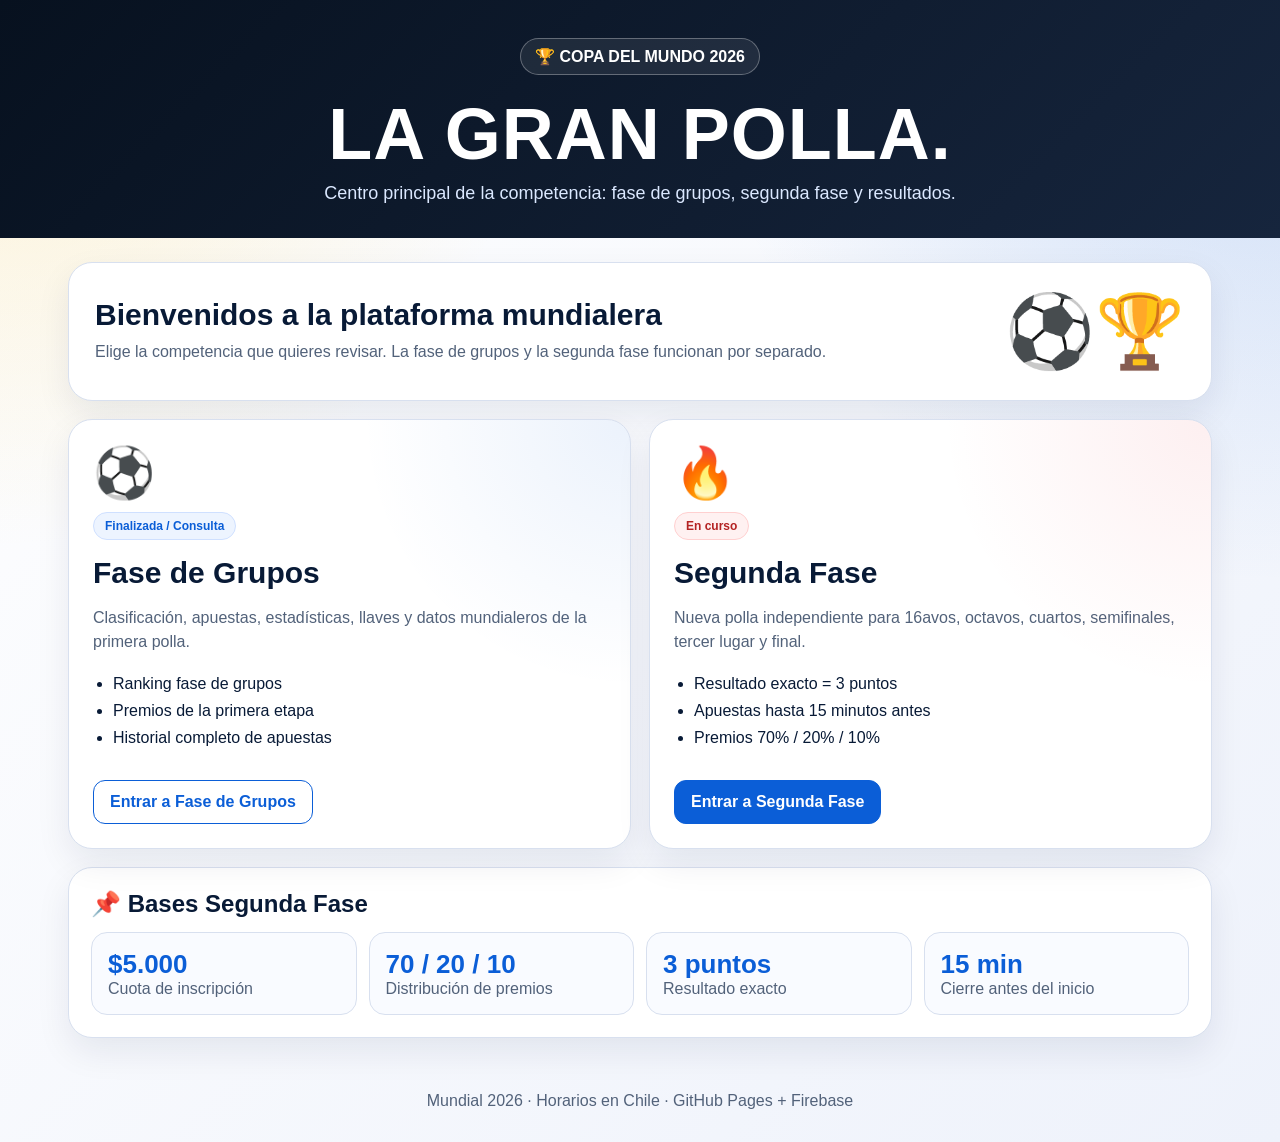
<file: index.html>
<!doctype html>
<html lang="es">
<head>
  <meta charset="utf-8"/>
  <meta name="viewport" content="width=device-width,initial-scale=1"/>
  <title>La Polla Mundial 2026</title>
  <link rel="stylesheet" href="styles.css"/>
</head>
<body>
  <header class="hubHeader">
    <div class="hubBadge">🏆 COPA DEL MUNDO 2026</div>
    <h1>LA GRAN POLLA.</h1>
    <p>Centro principal de la competencia: fase de grupos, segunda fase y resultados.</p>
  </header>

  <main class="hubMain">
    <section class="heroPanel">
      <div>
        <h2>Bienvenidos a la plataforma mundialera</h2>
        <p>
          Elige la competencia que quieres revisar. La fase de grupos y la segunda fase funcionan por separado.
        </p>
      </div>
      <div class="trophyBig">⚽🏆</div>
    </section>

    <section class="phaseGrid">
      <article class="phaseCard groupsCard">
        <div class="phaseIcon">⚽</div>
        <div class="statusPill finished">Finalizada / Consulta</div>
        <h2>Fase de Grupos</h2>
        <p>Clasificación, apuestas, estadísticas, llaves y datos mundialeros de la primera polla.</p>
        <ul>
          <li>Ranking fase de grupos</li>
          <li>Premios de la primera etapa</li>
          <li>Historial completo de apuestas</li>
        </ul>
        <a class="phaseButton" href="./grupos/">Entrar a Fase de Grupos</a>
      </article>

      <article class="phaseCard knockoutCard">
        <div class="phaseIcon">🔥</div>
        <div class="statusPill live">En curso</div>
        <h2>Segunda Fase</h2>
        <p>Nueva polla independiente para 16avos, octavos, cuartos, semifinales, tercer lugar y final.</p>
        <ul>
          <li>Resultado exacto = 3 puntos</li>
          <li>Apuestas hasta 15 minutos antes</li>
          <li>Premios 70% / 20% / 10%</li>
        </ul>
        <a class="phaseButton primary" href="./segunda-fase/">Entrar a Segunda Fase</a>
      </article>
    </section>

    <section class="rulesPanel">
      <h2>📌 Bases Segunda Fase</h2>
      <div class="rulesGrid">
        <div><strong>$5.000</strong><span>Cuota de inscripción</span></div>
        <div><strong>70 / 20 / 10</strong><span>Distribución de premios</span></div>
        <div><strong>3 puntos</strong><span>Resultado exacto</span></div>
        <div><strong>15 min</strong><span>Cierre antes del inicio</span></div>
      </div>
    </section>
  </main>

  <footer>
    Mundial 2026 · Horarios en Chile · GitHub Pages + Firebase
  </footer>
</body>
</html>
</file>
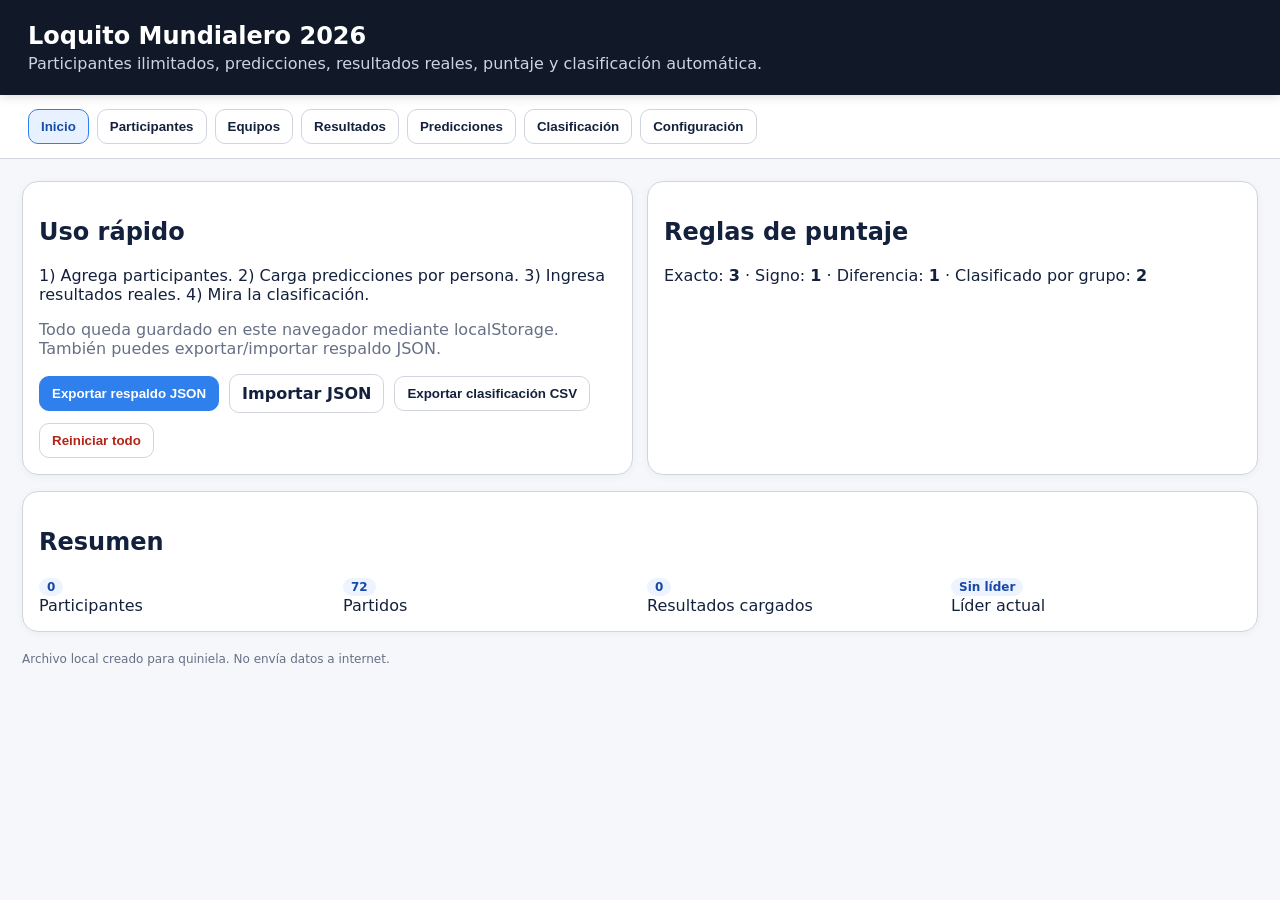
<file: quiniela_mundial_2026.html>
<!doctype html>
<html lang="es"><head><meta charset="utf-8"><meta name="viewport" content="width=device-width, initial-scale=1">
<title>Quiniela Mundial 2026</title>
<style>
:root{--bg:#f6f7fb;--card:#fff;--ink:#14213d;--muted:#667085;--line:#d0d5dd;--accent:#2f80ed;--ok:#09845a;--bad:#b42318}*{box-sizing:border-box}body{margin:0;font-family:system-ui,-apple-system,Segoe UI,Roboto,Arial,sans-serif;background:var(--bg);color:var(--ink)}header{padding:22px 28px;background:#111827;color:white;position:sticky;top:0;z-index:5;box-shadow:0 2px 10px #0002}h1{margin:0;font-size:24px}.sub{color:#cbd5e1;margin-top:4px}nav{display:flex;gap:8px;flex-wrap:wrap;padding:14px 28px;background:white;border-bottom:1px solid var(--line);position:sticky;top:78px;z-index:4}button,.btn{border:1px solid var(--line);background:white;border-radius:10px;padding:9px 12px;cursor:pointer;font-weight:650;color:var(--ink)}button:hover,.btn:hover{border-color:var(--accent)}button.primary{background:var(--accent);color:white;border-color:var(--accent)}button.danger{color:var(--bad)}button.active{background:#e8f1ff;border-color:var(--accent);color:#174ea6}main{padding:22px;max-width:1400px;margin:auto}.tab{display:none}.tab.active{display:block}.grid{display:grid;grid-template-columns:repeat(auto-fit,minmax(250px,1fr));gap:14px}.card{background:var(--card);border:1px solid var(--line);border-radius:16px;padding:16px;box-shadow:0 2px 8px #1018280a;margin-bottom:16px}.row{display:flex;gap:10px;align-items:center;flex-wrap:wrap}input,select{border:1px solid var(--line);border-radius:9px;padding:8px 9px;min-height:38px;background:white}input[type=number]{width:76px}.wide{width:100%;max-width:420px}table{border-collapse:collapse;width:100%;background:white}th,td{border-bottom:1px solid #eaecf0;padding:8px;text-align:left;vertical-align:middle}th{background:#f9fafb;color:#344054}.tablewrap{overflow:auto;max-height:70vh;border:1px solid var(--line);border-radius:12px}.pill{display:inline-block;border-radius:999px;background:#eef4ff;color:#1849a9;padding:2px 8px;font-size:12px;font-weight:700}.muted{color:var(--muted)}.ok{color:var(--ok);font-weight:700}.bad{color:var(--bad);font-weight:700}.score{display:flex;gap:4px;align-items:center}.score input{text-align:center;width:56px}.rank1{font-weight:800;color:#b7791f}.small{font-size:12px}.footer{font-size:12px;color:#667085;margin-top:20px}.hide{display:none!important}
#participantsTable th,#participantsTable td{position:static!important}
#participantsTable input{max-width:260px;width:100%}
</style></head><body>
<header><h1>Loquito Mundialero 2026</h1><div class="sub">Participantes ilimitados, predicciones, resultados reales, puntaje y clasificación automática.</div></header>
<nav id="nav"></nav><main>
<section id="inicio" class="tab active"><div class="grid"><div class="card"><h2>Uso rápido</h2><p>1) Agrega participantes. 2) Carga predicciones por persona. 3) Ingresa resultados reales. 4) Mira la clasificación.</p><p class="muted">Todo queda guardado en este navegador mediante localStorage. También puedes exportar/importar respaldo JSON.</p><div class="row"><button class="primary" onclick="exportJSON()">Exportar respaldo JSON</button><label class="btn">Importar JSON<input type="file" accept="application/json" onchange="importJSON(event)" hidden></label><button onclick="exportCSV()">Exportar clasificación CSV</button><button class="danger" onclick="resetAll()">Reiniciar todo</button></div></div><div class="card"><h2>Reglas de puntaje</h2><div id="rulesBox"></div></div></div><div class="card"><h2>Resumen</h2><div id="summary"></div></div></section>
<section id="participantes" class="tab"><div class="card"><h2>Participantes</h2><div class="row"><input id="newParticipant" class="wide" placeholder="Nombre participante"><button class="primary" onclick="addParticipant()">Agregar</button></div></div><div class="card tablewrap"><table id="participantsTable"></table></div></section>
<section id="equipos" class="tab"><div class="card"><h2>Equipos y grupos</h2><p class="muted">Puedes editar nombres o grupos. El fixture de fase de grupos se regenera desde esta tabla.</p><button onclick="generateGroupMatches()">Regenerar partidos de grupos</button></div><div class="card tablewrap"><table id="teamsTable"></table></div></section>
<section id="partidos" class="tab"><div class="card"><h2>Resultados reales</h2><p class="muted">Ingresa marcador real. La clasificación se recalcula sola.</p></div><div class="card tablewrap"><table id="matchesTable"></table></div></section>
<section id="predicciones" class="tab"><div class="card"><h2>Predicciones</h2><div class="row"><label>Participante <select id="predParticipant" onchange="renderPredictions()"></select></label><button onclick="copyPredictionsFromFirstEmpty()">Rellenar vacíos con 0-0</button></div></div><div class="card tablewrap"><table id="predictionsTable"></table></div></section>
<section id="clasificacion" class="tab"><div class="card"><h2>Clasificación</h2><p class="muted">Puntaje por marcador exacto, signo 1X2 y diferencia de goles. Puedes cambiar reglas en Configuración.</p></div><div class="card tablewrap"><table id="rankingTable"></table></div></section>
<section id="config" class="tab"><div class="card"><h2>Configuración</h2><div class="grid"><label>Resultado exacto <input id="ptsExact" type="number"></label><label>Signo 1X2 correcto <input id="ptsSign" type="number"></label><label>Diferencia de goles correcta <input id="ptsDiff" type="number"></label><label>Equipo clasificado por grupo <input id="ptsQualified" type="number"></label></div><br><button class="primary" onclick="saveRules()">Guardar reglas</button></div><div class="card"><h2>Partidos manuales</h2><p class="muted">Útil para dieciseisavos, octavos, cuartos, semifinal, tercer lugar y final.</p><div class="row"><input id="mStage" placeholder="Fase" value="Dieciseisavos"><input id="mGroup" placeholder="Grupo/opcional"><input id="mHome" placeholder="Local"><input id="mAway" placeholder="Visitante"><button onclick="addManualMatch()">Agregar partido</button></div></div></section>
<div class="footer">Archivo local creado para quiniela. No envía datos a internet.</div></main>
<script>
const initialTeams = [[1,'México','A',1],[2,'Sudáfrica','A',2],[3,'Corea del Sur','A',3],[4,'República Checa','A',4],[5,'Canadá','B',1],[6,'Bosnia y Herzegovina','B',2],[7,'Catar','B',3],[8,'Suiza','B',4],[9,'Brasil','C',1],[10,'Marruecos','C',2],[11,'Haití','C',3],[12,'Escocia','C',4],[13,'Estados Unidos','D',1],[14,'Paraguay','D',2],[15,'Australia','D',3],[16,'Turquía','D',4],[17,'Alemania','E',1],[18,'Curazao','E',2],[19,'Costa de Marfil','E',3],[20,'Ecuador','E',4],[21,'Países Bajos','F',1],[22,'Japón','F',2],[23,'Suecia','F',3],[24,'Túnez','F',4],[25,'Bélgica','G',1],[26,'Egipto','G',2],[27,'Irán','G',3],[28,'Nueva Zelanda','G',4],[29,'España','H',1],[30,'Cabo Verde','H',2],[31,'Arabia Saudita','H',3],[32,'Uruguay','H',4],[33,'Francia','I',1],[34,'Senegal','I',2],[35,'Irak','I',3],[36,'Noruega','I',4],[37,'Argentina','J',1],[38,'Argelia','J',2],[39,'Austria','J',3],[40,'Jordania','J',4],[41,'Portugal','K',1],[42,'RD Congo','K',2],[43,'Uzbekistán','K',3],[44,'Colombia','K',4],[45,'Inglaterra','L',1],[46,'Croacia','L',2],[47,'Ghana','L',3],[48,'Panamá','L',4]].map(x=>({id:x[0],name:x[1],group:x[2],rank:x[3]}));
const defaultRules={exact:3,sign:1,diff:1,qualified:2};
let state = JSON.parse(localStorage.getItem('quiniela2026')||'null') || {participants:[],teams:initialTeams,matches:[],predictions:{},rules:defaultRules};
if(!state.matches.length) generateGroupMatches(false);
const tabs=[['inicio','Inicio'],['participantes','Participantes'],['equipos','Equipos'],['partidos','Resultados'],['predicciones','Predicciones'],['clasificacion','Clasificación'],['config','Configuración']];
document.getElementById('nav').innerHTML=tabs.map(t=>`<button onclick="showTab('${t[0]}')" id="btn-${t[0]}">${t[1]}</button>`).join('');
function save(){localStorage.setItem('quiniela2026',JSON.stringify(state));renderAll()}
function showTab(id){document.querySelectorAll('.tab').forEach(x=>x.classList.remove('active'));document.getElementById(id).classList.add('active');document.querySelectorAll('nav button').forEach(x=>x.classList.remove('active'));document.getElementById('btn-'+id).classList.add('active');renderAll()} showTab('inicio');
function generateGroupMatches(doSave=true){let id=1, ms=[]; const groups=[...new Set(state.teams.map(t=>t.group))].sort(); groups.forEach(g=>{let ts=state.teams.filter(t=>t.group==g).sort((a,b)=>a.rank-b.rank); for(let i=0;i<ts.length;i++)for(let j=i+1;j<ts.length;j++) ms.push({id:id++,stage:'Grupos',group:g,home:ts[i].name,away:ts[j].name,gh:null,ga:null});}); state.matches=ms.concat((state.matches||[]).filter(m=>m.stage!='Grupos')); if(doSave)save();}
function addParticipant(){let n=document.getElementById('newParticipant').value.trim(); if(!n)return; state.participants.push({id:Date.now().toString(36),name:n}); document.getElementById('newParticipant').value=''; save();}
function delParticipant(id){if(confirm('¿Eliminar participante y sus predicciones?')){state.participants=state.participants.filter(p=>p.id!=id); delete state.predictions[id]; save();}}
function setPred(pid,mid,k,v){state.predictions[pid]=state.predictions[pid]||{}; state.predictions[pid][mid]=state.predictions[pid][mid]||{}; state.predictions[pid][mid][k]=v===''?null:+v; localStorage.setItem('quiniela2026',JSON.stringify(state)); renderRanking();}
function setResult(mid,k,v){let m=state.matches.find(x=>x.id==mid); m[k]=v===''?null:+v; save();}
function sign(h,a){if(h==null||a==null)return ''; return h>a?'1':h<a?'2':'X'}
function pointsFor(pred,m){if(!pred||pred.gh==null||pred.ga==null||m.gh==null||m.ga==null)return 0; let pts=0; if(pred.gh===m.gh && pred.ga===m.ga) pts+=state.rules.exact; if(sign(pred.gh,pred.ga)===sign(m.gh,m.ga)) pts+=state.rules.sign; if((pred.gh-pred.ga)===(m.gh-m.ga)) pts+=state.rules.diff; return pts;}
function totalPoints(pid){return state.matches.reduce((s,m)=>s+pointsFor((state.predictions[pid]||{})[m.id],m),0)}
function renderParticipants(){document.getElementById('participantsTable').innerHTML='<tr><th>#</th><th>Nombre</th><th>Predicciones</th><th></th></tr>'+state.participants.map((p,i)=>`<tr><td>${i+1}</td><td><input value="${esc(p.name)}" onchange="pName('${p.id}',this.value)"></td><td>${Object.keys(state.predictions[p.id]||{}).length}</td><td><button class="danger" onclick="delParticipant('${p.id}')">Eliminar</button></td></tr>`).join('')}
function pName(id,v){state.participants.find(p=>p.id==id).name=v;save()}
function renderTeams(){document.getElementById('teamsTable').innerHTML='<tr><th>#</th><th>Equipo</th><th>Grupo</th><th>Orden</th></tr>'+state.teams.map(t=>`<tr><td>${t.id}</td><td><input value="${esc(t.name)}" onchange="teamEdit(${t.id},'name',this.value)"></td><td><input value="${esc(t.group)}" onchange="teamEdit(${t.id},'group',this.value)"></td><td><input type="number" value="${t.rank}" onchange="teamEdit(${t.id},'rank',+this.value)"></td></tr>`).join('')}
function teamEdit(id,k,v){state.teams.find(t=>t.id==id)[k]=v;save()}
function renderMatches(){document.getElementById('matchesTable').innerHTML='<tr><th>ID</th><th>Fase</th><th>Grupo</th><th>Partido</th><th>Resultado real</th><th>Signo</th></tr>'+state.matches.map(m=>`<tr><td>${m.id}</td><td>${m.stage}</td><td>${m.group||''}</td><td>${m.home} vs ${m.away}</td><td><span class="score"><input type="number" value="${m.gh??''}" onchange="setResult(${m.id},'gh',this.value)"> - <input type="number" value="${m.ga??''}" onchange="setResult(${m.id},'ga',this.value)"></span></td><td>${sign(m.gh,m.ga)}</td></tr>`).join('')}
function renderPredSelect(){let s=document.getElementById('predParticipant'); let old=s.value; s.innerHTML=state.participants.map(p=>`<option value="${p.id}">${esc(p.name)}</option>`).join(''); if(state.participants.some(p=>p.id==old))s.value=old;}
function renderPredictions(){renderPredSelect(); let pid=document.getElementById('predParticipant').value; let preds=state.predictions[pid]||{}; document.getElementById('predictionsTable').innerHTML='<tr><th>ID</th><th>Fase</th><th>Grupo</th><th>Partido</th><th>Predicción</th><th>Real</th><th>Pts</th></tr>'+state.matches.map(m=>{let p=preds[m.id]||{};return `<tr><td>${m.id}</td><td>${m.stage}</td><td>${m.group||''}</td><td>${m.home} vs ${m.away}</td><td><span class="score"><input type="number" value="${p.gh??''}" onchange="setPred('${pid}',${m.id},'gh',this.value)"> - <input type="number" value="${p.ga??''}" onchange="setPred('${pid}',${m.id},'ga',this.value)"></span></td><td>${m.gh??''}-${m.ga??''}</td><td>${pointsFor(p,m)}</td></tr>`}).join('')}
function copyPredictionsFromFirstEmpty(){let pid=document.getElementById('predParticipant').value; if(!pid)return; state.predictions[pid]=state.predictions[pid]||{}; state.matches.forEach(m=>{state.predictions[pid][m.id]=state.predictions[pid][m.id]||{gh:0,ga:0}}); save()}
function ranking(){return state.participants.map(p=>({name:p.name,id:p.id,pts:totalPoints(p.id),done:Object.keys(state.predictions[p.id]||{}).length})).sort((a,b)=>b.pts-a.pts||a.name.localeCompare(b.name))}
function renderRanking(){document.getElementById('rankingTable').innerHTML='<tr><th>Pos.</th><th>Participante</th><th>Puntos</th><th>Predicciones</th></tr>'+ranking().map((r,i)=>`<tr><td class="${i==0?'rank1':''}">${i+1}</td><td>${esc(r.name)}</td><td><b>${r.pts}</b></td><td>${r.done}/${state.matches.length}</td></tr>`).join('')}
function renderRules(){document.getElementById('rulesBox').innerHTML=`<p>Exacto: <b>${state.rules.exact}</b> · Signo: <b>${state.rules.sign}</b> · Diferencia: <b>${state.rules.diff}</b> · Clasificado por grupo: <b>${state.rules.qualified}</b></p>`; ['ptsExact','ptsSign','ptsDiff','ptsQualified'].forEach((id,i)=>{let k=['exact','sign','diff','qualified'][i]; let el=document.getElementById(id); if(el)el.value=state.rules[k]});}
function saveRules(){state.rules={exact:+ptsExact.value,sign:+ptsSign.value,diff:+ptsDiff.value,qualified:+ptsQualified.value};save()}
function renderSummary(){let done=state.matches.filter(m=>m.gh!=null&&m.ga!=null).length; document.getElementById('summary').innerHTML=`<div class="grid"><div><span class="pill">${state.participants.length}</span><br>Participantes</div><div><span class="pill">${state.matches.length}</span><br>Partidos</div><div><span class="pill">${done}</span><br>Resultados cargados</div><div><span class="pill">${ranking()[0]?.name||'Sin líder'}</span><br>Líder actual</div></div>`}
function addManualMatch(){let m={id:(Math.max(0,...state.matches.map(x=>x.id))+1),stage:mStage.value||'Manual',group:mGroup.value,home:mHome.value||'Equipo A',away:mAway.value||'Equipo B',gh:null,ga:null}; state.matches.push(m); save()}
function exportJSON(){download('quiniela_mundial_2026_respaldo.json',JSON.stringify(state,null,2),'application/json')}
function importJSON(e){let f=e.target.files[0]; if(!f)return; let r=new FileReader(); r.onload=()=>{state=JSON.parse(r.result);save()}; r.readAsText(f)}
function exportCSV(){let rows=[['Posición','Participante','Puntos','Predicciones'],...ranking().map((r,i)=>[i+1,r.name,r.pts,r.done])]; download('clasificacion_quiniela.csv',rows.map(r=>r.map(x=>'"'+String(x).replaceAll('"','""')+'"').join(';')).join('\n'),'text/csv')}
function download(name,text,type){let a=document.createElement('a'); a.href=URL.createObjectURL(new Blob([text],{type})); a.download=name; a.click()}
function resetAll(){if(confirm('Esto borra datos guardados en este navegador.')){localStorage.removeItem('quiniela2026');location.reload()}}
function renderAll(){renderRules();renderSummary();renderParticipants();renderTeams();renderMatches();renderPredictions();renderRanking()}
function esc(s){return String(s??'').replace(/[&<>"']/g,m=>({'&':'&amp;','<':'&lt;','>':'&gt;','"':'&quot;',"'":'&#39;'}[m]))}
</script></body></html>
</file>
<file: styles.css>
:root{
  --bg:#f4f6fb;
  --panel:#fff;
  --ink:#081a36;
  --muted:#52627a;
  --line:#d8e0ef;
  --brand:#0b5ed7;
  --gold:#f4b400;
  --red:#e63946;
  --green:#198754;
}
*{box-sizing:border-box}
body{
  margin:0;
  font-family:Arial,Helvetica,sans-serif;
  color:var(--ink);
  background:
    radial-gradient(circle at top left, rgba(244,180,0,.18), transparent 32%),
    radial-gradient(circle at top right, rgba(11,94,215,.18), transparent 34%),
    linear-gradient(135deg,#fff,#eef2fb);
}
.hubHeader{
  background:linear-gradient(135deg,#07111f,#16253d);
  color:white;
  padding:38px 22px 34px;
  text-align:center;
}
.hubBadge{
  display:inline-block;
  border:1px solid rgba(255,255,255,.3);
  border-radius:999px;
  padding:8px 14px;
  font-weight:900;
  background:rgba(255,255,255,.08);
}
.hubHeader h1{
  margin:18px 0 8px;
  font-size:clamp(34px,6vw,72px);
  letter-spacing:1px;
}
.hubHeader p{
  margin:0 auto;
  max-width:760px;
  color:#dbe8ff;
  font-size:18px;
}
.hubMain{
  max-width:1180px;
  margin:24px auto;
  padding:0 18px 30px;
}
.heroPanel,.rulesPanel,.phaseCard{
  background:white;
  border:1px solid var(--line);
  border-radius:24px;
  box-shadow:0 14px 34px rgba(12,30,60,.08);
}
.heroPanel{
  display:grid;
  grid-template-columns:1fr auto;
  gap:22px;
  align-items:center;
  padding:26px;
  margin-bottom:18px;
}
.heroPanel h2{margin:0 0 8px;font-size:30px}
.heroPanel p{margin:0;color:var(--muted);line-height:1.55}
.trophyBig{font-size:72px}
.phaseGrid{
  display:grid;
  grid-template-columns:repeat(auto-fit,minmax(280px,1fr));
  gap:18px;
}
.phaseCard{
  padding:24px;
  position:relative;
  overflow:hidden;
}
.phaseCard::before{
  content:"";
  position:absolute;
  inset:0;
  pointer-events:none;
  opacity:.08;
  background:radial-gradient(circle at top right, var(--brand), transparent 38%);
}
.knockoutCard::before{
  background:radial-gradient(circle at top right, var(--red), transparent 38%);
}
.phaseIcon{font-size:50px}
.statusPill{
  display:inline-block;
  border-radius:999px;
  padding:6px 11px;
  font-weight:900;
  font-size:12px;
  margin:10px 0;
}
.statusPill.finished{background:#edf4ff;color:#0b5ed7;border:1px solid #cfe0ff}
.statusPill.live{background:#fff1f1;color:#b42323;border:1px solid #ffd0d0}
.phaseCard h2{margin:6px 0 8px;font-size:30px}
.phaseCard p{color:var(--muted);line-height:1.5}
.phaseCard ul{padding-left:20px;line-height:1.7}
.phaseButton{
  display:inline-block;
  margin-top:12px;
  text-decoration:none;
  color:#0b5ed7;
  border:1px solid #0b5ed7;
  border-radius:12px;
  padding:12px 16px;
  font-weight:900;
  background:white;
}
.phaseButton.primary{
  background:#0b5ed7;
  color:white;
}
.rulesPanel{
  margin-top:18px;
  padding:22px;
}
.rulesPanel h2{margin:0 0 14px}
.rulesGrid{
  display:grid;
  grid-template-columns:repeat(auto-fit,minmax(180px,1fr));
  gap:12px;
}
.rulesGrid div{
  background:#f9fbff;
  border:1px solid var(--line);
  border-radius:16px;
  padding:16px;
}
.rulesGrid strong{
  display:block;
  color:#0b5ed7;
  font-size:26px;
}
.rulesGrid span{color:var(--muted)}
footer{
  text-align:center;
  color:var(--muted);
  padding:0 18px 32px;
}
@media(max-width:760px){
  .heroPanel{grid-template-columns:1fr}
  .trophyBig{font-size:50px}
}
</file>
